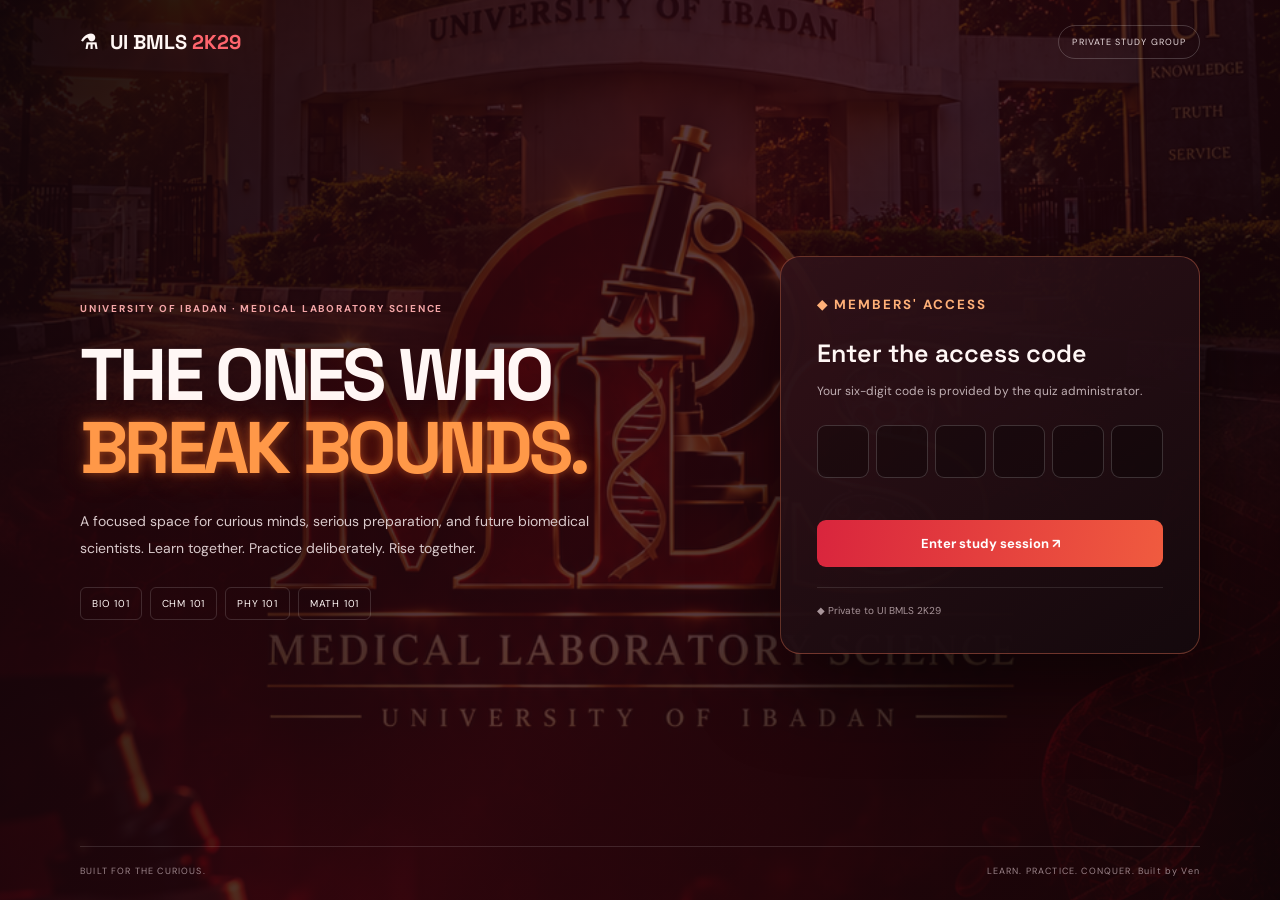
<file: index.html>
<!doctype html><html lang="en"><head><meta charset="utf-8"><meta name="viewport" content="width=device-width,initial-scale=1"><title>UI BMLS 2K29 Private Study Group</title><link rel="stylesheet" href="style.css"></head><body><header><div class="logo">⚗ <span>UI BMLS <b>2K29</b></span></div><span class="tag">PRIVATE STUDY GROUP</span></header><main><section class="intro"><p class="eyebrow">UNIVERSITY OF IBADAN · MEDICAL LABORATORY SCIENCE</p><h1>THE ONES WHO<br><span>BREAK BOUNDS.</span></h1><p>A focused space for curious minds, serious preparation, and future biomedical scientists. Learn together. Practice deliberately. Rise together.</p><div class="subjects"><i>BIO 101</i><i>CHM 101</i><i>PHY 101</i><i>MATH 101</i></div></section><section class="gate"><small>◆ MEMBERS' ACCESS</small><h2>Enter the access code</h2><p>Your six-digit code is provided by the quiz administrator.</p><form id="gate"><div class="digits"><input inputmode="numeric" maxlength="1" aria-label="Digit 1" required><input inputmode="numeric" maxlength="1" aria-label="Digit 2" required><input inputmode="numeric" maxlength="1" aria-label="Digit 3" required><input inputmode="numeric" maxlength="1" aria-label="Digit 4" required><input inputmode="numeric" maxlength="1" aria-label="Digit 5" required><input inputmode="numeric" maxlength="1" aria-label="Digit 6" required></div><p id="msg" role="status"></p><button>Enter study session ↗</button></form><footer>◆ Private to UI BMLS 2K29</footer></section></main><div class="bottom">BUILT FOR THE CURIOUS. <span>LEARN. PRACTICE. CONQUER. Built by Ven</span></div><script src="script.js"></script></body></html>


    <link rel="stylesheet" href="style.css?v=7">

    <link
    <script src="app.js?v=7"></script>
</file>
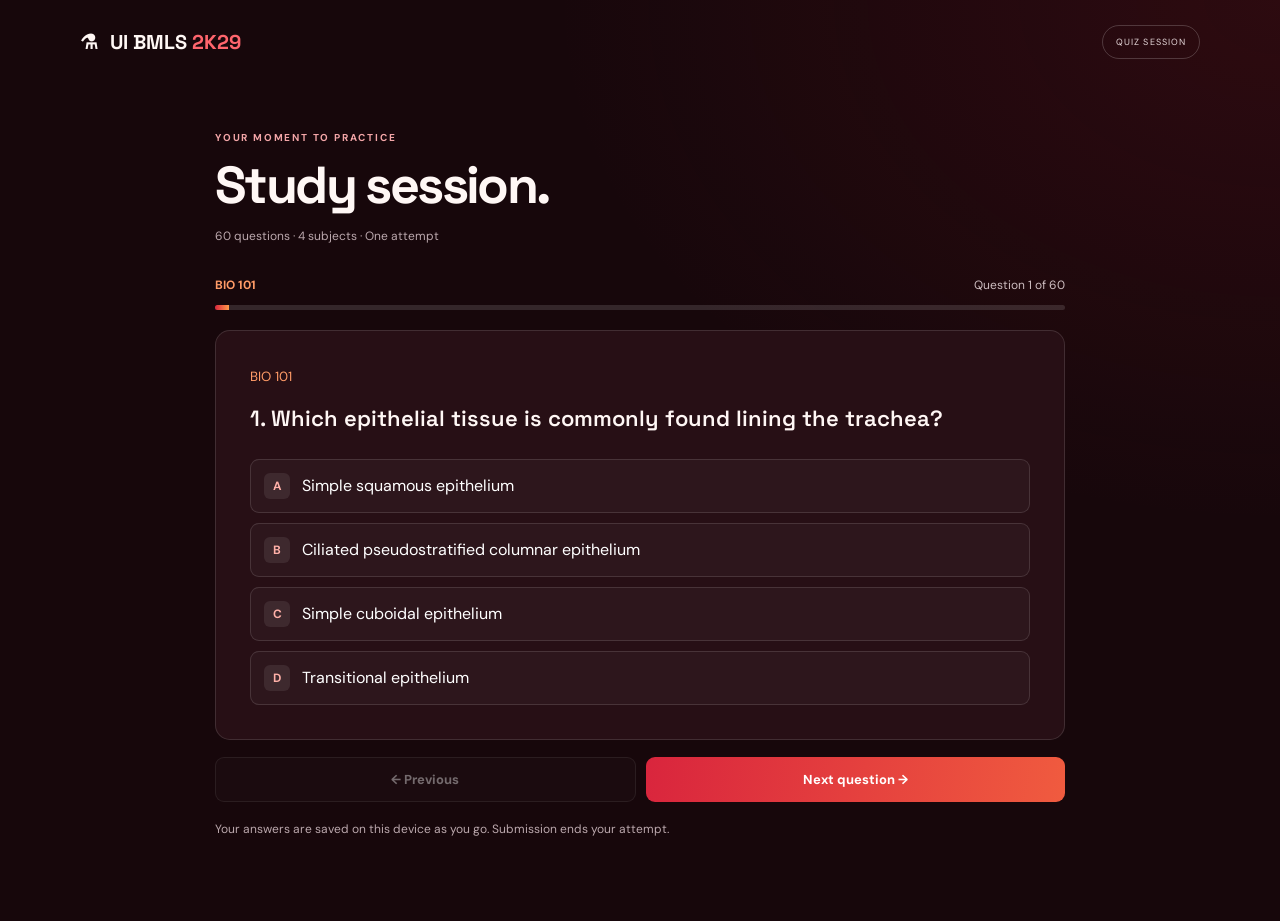
<file: quiz.html>
<!doctype html><html lang="en"><head><meta charset="utf-8"><meta name="viewport" content="width=device-width,initial-scale=1"><title>UI BMLS 2K29 Quiz</title><link rel="stylesheet" href="style.css"><link rel="stylesheet" href="quiz.css"></head><body class="quizbody"><header><div class="logo">⚗ <span>UI BMLS <b>2K29</b></span></div><span class="tag">QUIZ SESSION</span></header><main class="quizmain"><section id="quiz"><p class="eyebrow">YOUR MOMENT TO PRACTICE</p><h1 class="quiztitle">Study session.</h1><p class="muted">60 questions · 4 subjects · One attempt</p><div class="meta"><b id="subj">BIO 101</b><span id="count">Question 1 of 60</span></div><div class="track"><div id="fill"></div></div><article class="qcard"><small id="qsub"></small><h2 id="question">Loading…</h2><div id="options"></div></article><div class="actions"><button id="prev" class="secondary">← Previous</button><button id="next">Next question →</button></div><p class="muted">Your answers are saved on this device as you go. Submission ends your attempt.</p></section><section id="results" hidden><p class="eyebrow">ATTEMPT COMPLETED</p><h1 class="quiztitle">Your results</h1><p class="score" id="score"></p><div id="subjectScores" class="subjectScores"></div><h2>Answer review</h2><div id="review"></div></section></main><div id="modal" class="modal" hidden><div class="modalbox"><h2>Submit your attempt?</h2><p id="unanswered"></p><p>After submission, the quiz cannot be retaken on this browser.</p><div class="actions"><button id="cancel" class="secondary">Keep working</button><button id="confirm">Submit quiz</button></div></div></div><script src="questions.js"></script><script src="quiz.js"></script></body></html>
</file>
<file: style.css>
@import url('https://fonts.googleapis.com/css2?family=DM+Sans:wght@400;500;700&family=Space+Grotesk:wght@500;600;700&display=swap');*{box-sizing:border-box}body{margin:0;min-height:100vh;color:#fff7f5;background:#17070b;font-family:'DM Sans',sans-serif;background-image:linear-gradient(115deg,rgba(17,5,9,.94),rgba(48,7,15,.78),rgba(14,5,8,.88)),url('background2k29.png');background-size:cover;background-position:center;display:flex;flex-direction:column}header,main,.bottom{width:min(1120px,90%);margin:auto}header{padding:25px 0;display:flex;justify-content:space-between;align-items:center}.logo{font:700 20px 'Space Grotesk',sans-serif;display:flex;align-items:center;gap:12px}.logo:first-letter{color:#ff9147;font-size:30px}.logo b{color:#ff656d}.tag{border:1px solid #ffffff30;border-radius:30px;padding:10px 13px;font-size:9px;letter-spacing:.12em;color:#e6d8da}main{flex:1;display:grid;grid-template-columns:1.1fr .9fr;align-items:center;gap:7%;padding:55px 0 75px}.eyebrow{font-size:10px;letter-spacing:.18em;color:#f4a6a8;font-weight:700;line-height:1.8}h1{font:700 clamp(42px,6vw,73px)/1 'Space Grotesk',sans-serif;letter-spacing:-.05em;margin:20px 0 24px}h1 span{color:#ff9848;text-shadow:0 0 10px #ff7a2870,0 0 30px #ff592250}.intro>p:not(.eyebrow){max-width:520px;color:#d9c9cb;font-size:14px;line-height:1.9}.subjects{display:flex;flex-wrap:wrap;gap:8px;margin-top:25px}.subjects i{font-style:normal;border:1px solid #ffffff25;border-radius:6px;padding:9px 11px;font-size:10px;letter-spacing:.08em}.gate{justify-self:end;width:100%;max-width:420px;padding:clamp(23px,4vw,36px);border:1px solid #ff805b55;border-radius:20px;background:linear-gradient(145deg,#301219ed,#14090df5);box-shadow:0 30px 80px #0008}.gate small{color:#ffb078;letter-spacing:.15em;font-weight:700}.gate h2{font:600 25px 'Space Grotesk',sans-serif;margin:23px 0 8px}.gate>p{font-size:12px;line-height:1.7;color:#bfaeb2}.digits{display:grid;grid-template-columns:repeat(6,minmax(0,1fr));gap:7px;margin-top:24px}.digits input{min-width:0;width:100%;height:53px;border:1px solid #ffffff2b;border-radius:9px;background:#0004;color:white;text-align:center;font:700 23px 'Space Grotesk',sans-serif;outline:none}.digits input:focus{border-color:#ff7748;box-shadow:0 0 0 3px #ff774820}#msg{min-height:18px;color:#ff9292;font-size:12px}button{width:100%;padding:15px;border:0;border-radius:9px;background:linear-gradient(100deg,#d9253d,#f05b3f);color:white;font:700 13px 'DM Sans',sans-serif;cursor:pointer}button:hover{filter:brightness(1.1)}.gate footer{margin-top:20px;padding-top:16px;border-top:1px solid #ffffff1b;color:#a9959a;font-size:10px}.bottom{padding:18px 0 23px;border-top:1px solid #ffffff20;display:flex;justify-content:space-between;gap:12px;color:#9c858b;font-size:9px;letter-spacing:.13em}@media(max-width:760px){main{grid-template-columns:1fr;gap:35px;padding:35px 0 50px}.gate{justify-self:start;max-width:500px}header{padding:18px 0}.bottom{flex-direction:column;line-height:1.8}}@media(max-width:390px){.logo{font-size:16px}.tag{font-size:8px}.digits{gap:5px}.digits input{height:48px;font-size:20px}}
</file>
<file: quiz.css>
body.quizbody{display:block;background-image:radial-gradient(ellipse at top right,#9b1b292b,transparent 40%),none}.quizmain{display:block;width:min(850px,92%);padding:35px 0 70px}.quiztitle{font:700 clamp(34px,6vw,52px)/1.1 'Space Grotesk',sans-serif;margin:10px 0}.muted{color:#bba8ad;font-size:12px;line-height:1.7}.meta{display:flex;justify-content:space-between;margin-top:30px;font-size:12px;color:#cdbdc0}.meta b,#qsub{color:#ff9b67}.track{height:5px;background:#ffffff20;border-radius:9px;margin:12px 0 20px;overflow:hidden}#fill{height:100%;width:0;background:linear-gradient(90deg,#d9253d,#ff9b4a)}.qcard,.modalbox{padding:clamp(20px,4vw,34px);border:1px solid #ffffff20;border-radius:15px;background:#291117e8}.qcard h2{font:600 22px/1.5 'Space Grotesk',sans-serif;margin:16px 0 24px}#options{display:grid;gap:10px}.option{display:flex;gap:12px;align-items:center;text-align:left;background:#ffffff08;border:1px solid #ffffff20;color:#fff;padding:13px;border-radius:9px;cursor:pointer;font:inherit;line-height:1.5}.option.selected{border-color:#ff754c;background:#d9253d20}.letter{display:grid;place-items:center;flex:0 0 26px;height:26px;border-radius:6px;background:#ffffff15;color:#ffb0a8;font-size:12px;font-weight:700}.actions{display:flex;justify-content:space-between;gap:10px;margin:17px 0}.actions button,button{border:0;border-radius:9px;padding:13px 16px;background:linear-gradient(100deg,#d9253d,#f05b3f);color:white;font-weight:700;cursor:pointer}.actions .secondary{background:#ffffff0b;border:1px solid #ffffff30}.actions button:disabled{opacity:.4}.score{font:700 36px 'Space Grotesk',sans-serif;color:#ff9b67}.subjectScores{display:grid;grid-template-columns:repeat(4,1fr);gap:9px;margin:22px 0}.subjectScores div{padding:13px;border:1px solid #ffffff20;border-radius:9px}.subjectScores b{display:block;color:#ff9b67;font-size:11px}.subjectScores span{display:block;font-size:20px;margin-top:7px}.reviewitem{padding:16px;margin:10px 0;border:1px solid #ffffff20;border-radius:10px;background:#ffffff05}.reviewitem h3{font-size:14px;line-height:1.6}.reviewitem p{font-size:12px;line-height:1.7;color:#d1bfc3}.good{color:#8be2b2!important}.bad{color:#ff9696!important}.modal{position:fixed;inset:0;background:#000b;display:grid;place-items:center;padding:20px}.modal[hidden]{display:none}.modalbox{width:min(430px,100%)}.modalbox p{font-size:13px;line-height:1.7;color:#cdbdc0}@media(max-width:560px){.subjectScores{grid-template-columns:repeat(2,1fr)}.actions button{padding:12px 10px;font-size:12px}}
</file>
